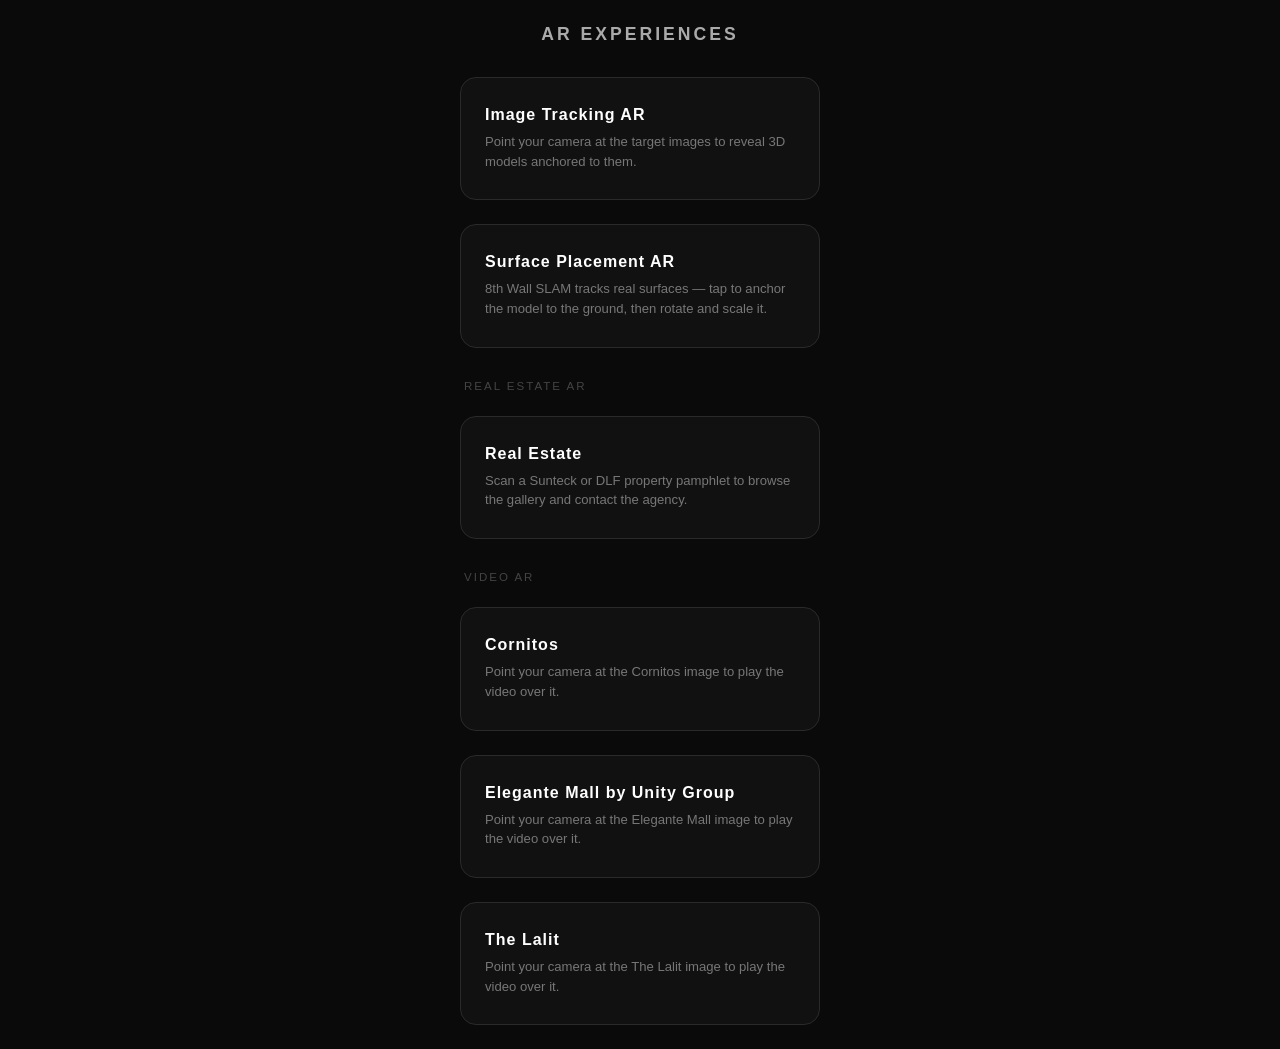
<file: index.html>
<html>
  <head>
    <meta name="viewport" content="width=device-width, initial-scale=1" />
    <title>AR Experiences</title>
    <style>
      * { box-sizing: border-box; margin: 0; padding: 0; }
      body {
        min-height: 100vh;
        background: #0a0a0a;
        color: white;
        font-family: Arial, sans-serif;
        display: flex;
        flex-direction: column;
        align-items: center;
        justify-content: center;
        gap: 24px;
        padding: 24px;
      }
      h1 {
        font-size: 1.1rem;
        letter-spacing: 3px;
        text-transform: uppercase;
        color: #aaa;
        margin-bottom: 8px;
      }
      a.card {
        display: block;
        width: 100%;
        max-width: 360px;
        padding: 28px 24px;
        border: 1px solid #2a2a2a;
        border-radius: 16px;
        text-decoration: none;
        color: white;
        background: #111;
        transition: background 0.2s, border-color 0.2s;
      }
      a.card:hover, a.card:active {
        background: #1a1a1a;
        border-color: #555;
      }
      a.card h2 {
        font-size: 1rem;
        letter-spacing: 1px;
        margin-bottom: 8px;
      }
      a.card p {
        font-size: 0.82rem;
        color: #777;
        line-height: 1.5;
      }
      .section-label {
        width: 100%;
        max-width: 360px;
        font-size: 0.72rem;
        letter-spacing: 2px;
        text-transform: uppercase;
        color: #444;
        padding: 8px 4px 0;
      }
    </style>
  </head>
  <body>
    <h1>AR Experiences</h1>

    <a class="card" href="./mindar/">
      <h2>Image Tracking AR</h2>
      <p>Point your camera at the target images to reveal 3D models anchored to them.</p>
    </a>

    <a class="card" href="./eighthwall/">
      <h2>Surface Placement AR</h2>
      <p>8th Wall SLAM tracks real surfaces — tap to anchor the model to the ground, then rotate and scale it.</p>
    </a>

    <div class="section-label">Real Estate AR</div>

    <a class="card" href="./real-estate/">
      <h2>Real Estate</h2>
      <p>Scan a Sunteck or DLF property pamphlet to browse the gallery and contact the agency.</p>
    </a>

    <div class="section-label">Video AR</div>

    <a class="card" href="./video-ar/cornitos/">
      <h2>Cornitos</h2>
      <p>Point your camera at the Cornitos image to play the video over it.</p>
    </a>

    <a class="card" href="./video-ar/elegante-mall/">
      <h2>Elegante Mall by Unity Group</h2>
      <p>Point your camera at the Elegante Mall image to play the video over it.</p>
    </a>

    <a class="card" href="./video-ar/the-lalit/">
      <h2>The Lalit</h2>
      <p>Point your camera at the The Lalit image to play the video over it.</p>
    </a>
  </body>
</html>
</file>
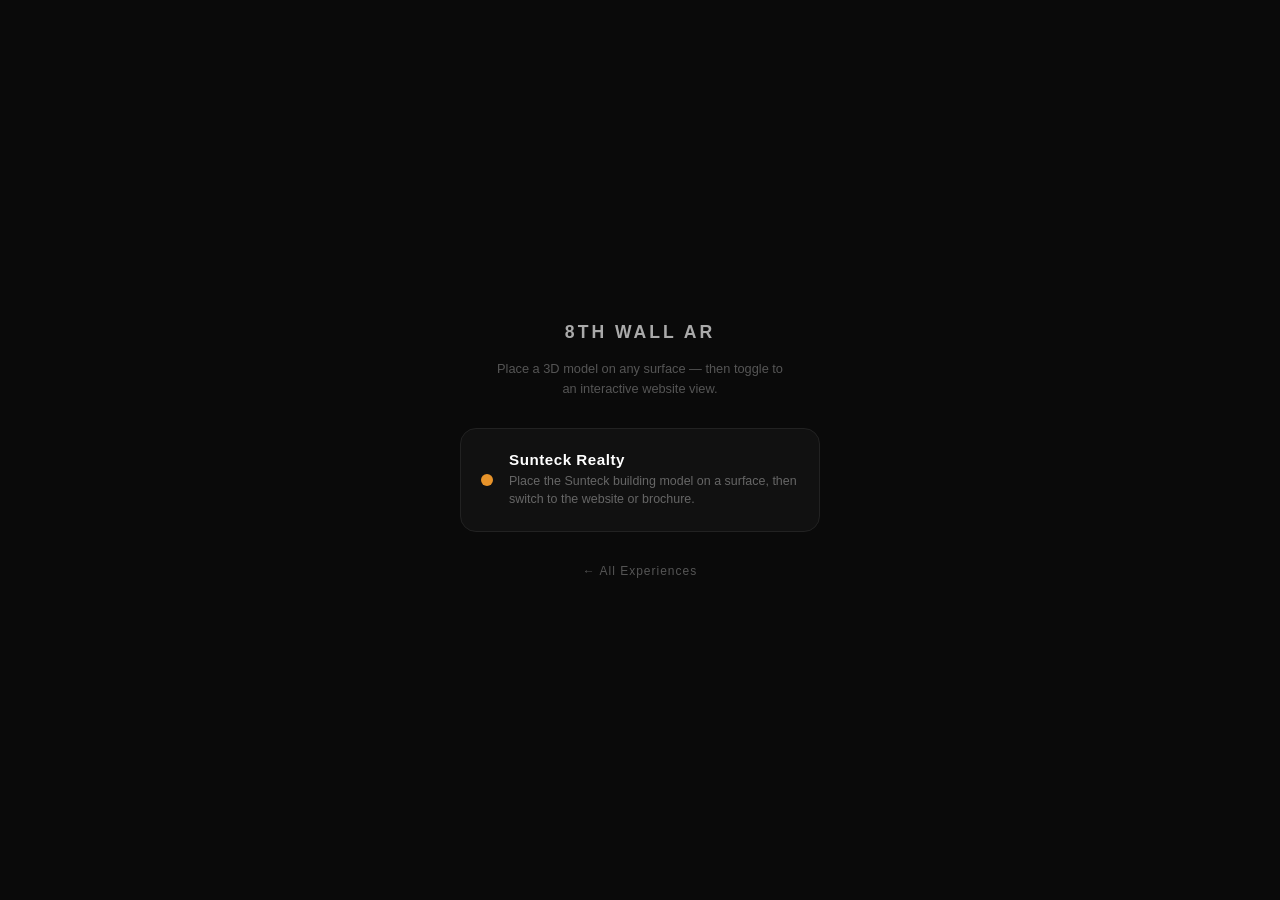
<file: eighthwall/index.html>
<html>
  <head>
    <meta charset="UTF-8" />
    <meta name="viewport" content="width=device-width, initial-scale=1" />
    <title>8th Wall AR</title>
    <style>
      * { box-sizing: border-box; margin: 0; padding: 0; }
      body {
        min-height: 100vh;
        background: #0a0a0a;
        color: white;
        font-family: Arial, sans-serif;
        display: flex;
        flex-direction: column;
        align-items: center;
        justify-content: center;
        gap: 20px;
        padding: 32px 24px;
      }
      h1 {
        font-size: 1.1rem;
        letter-spacing: 3px;
        text-transform: uppercase;
        color: #aaa;
        margin-bottom: 4px;
        text-align: center;
      }
      p.sub {
        font-size: 0.8rem;
        color: #555;
        text-align: center;
        max-width: 300px;
        line-height: 1.6;
        margin-top: -8px;
        margin-bottom: 8px;
      }
      a.card {
        display: flex;
        align-items: center;
        gap: 16px;
        width: 100%;
        max-width: 360px;
        padding: 22px 20px;
        border: 1px solid #222;
        border-radius: 16px;
        text-decoration: none;
        color: white;
        background: #111;
        transition: background 0.2s, border-color 0.2s;
      }
      a.card:hover, a.card:active {
        background: #1a1a1a;
        border-color: #444;
      }
      .card-dot {
        width: 12px; height: 12px;
        border-radius: 50%;
        flex-shrink: 0;
      }
      .dot-sunteck { background: #e7932a; }
      a.card h2 {
        font-size: 0.95rem;
        letter-spacing: 0.5px;
        margin-bottom: 4px;
      }
      a.card p {
        font-size: 0.78rem;
        color: #666;
        line-height: 1.5;
      }
      .back {
        font-size: 0.75rem;
        color: #555;
        text-decoration: none;
        letter-spacing: 1px;
        margin-top: 12px;
      }
      .back:hover { color: #999; }
    </style>
  </head>
  <body>
    <h1>8th Wall AR</h1>
    <p class="sub">Place a 3D model on any surface — then toggle to an interactive website view.</p>

    <a class="card" href="./sunteck/">
      <div class="card-dot dot-sunteck"></div>
      <div>
        <h2>Sunteck Realty</h2>
        <p>Place the Sunteck building model on a surface, then switch to the website or brochure.</p>
      </div>
    </a>

    <a class="back" href="../">&larr; All Experiences</a>
  </body>
</html>
</file>
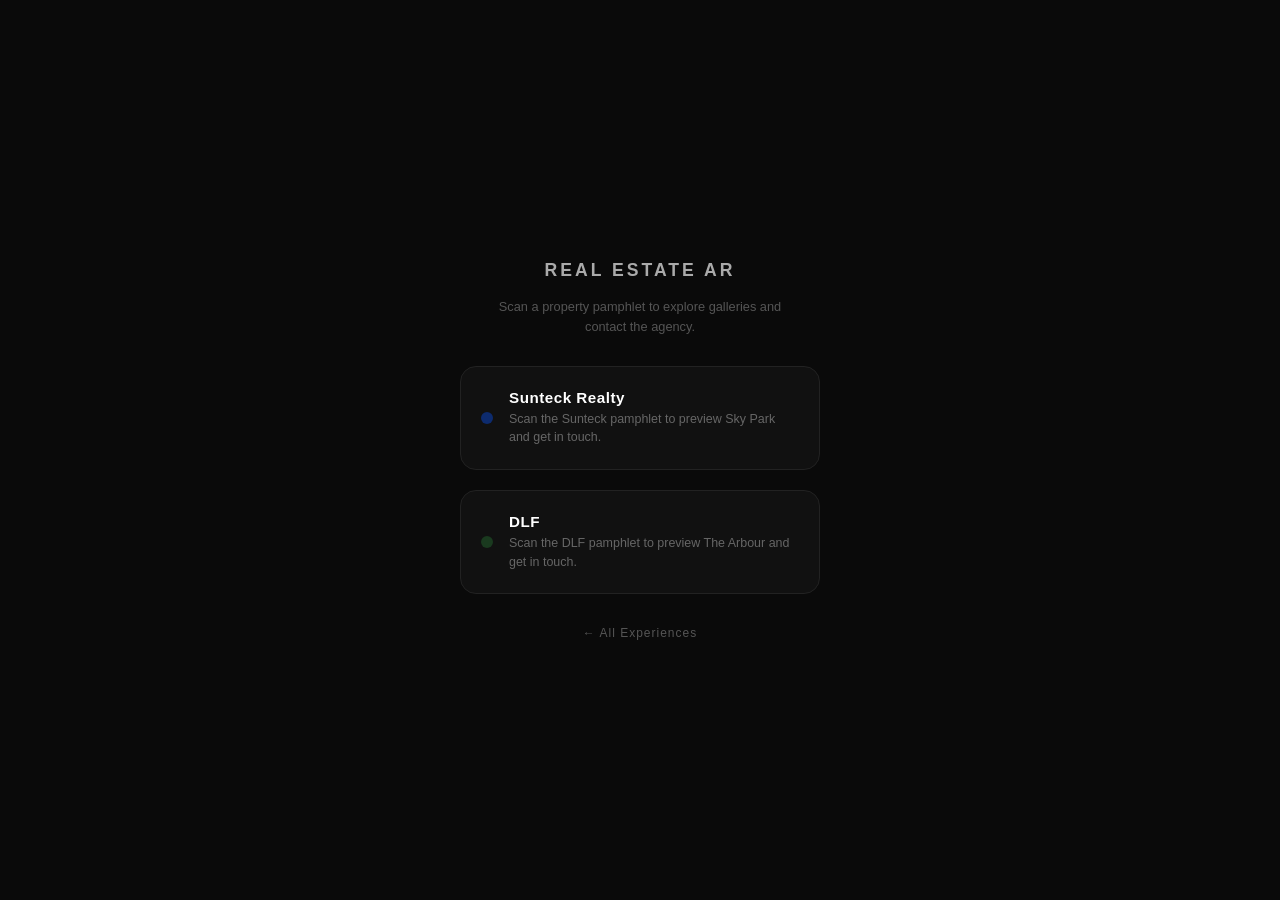
<file: real-estate/index.html>
<html>
  <head>
    <meta name="viewport" content="width=device-width, initial-scale=1" />
    <title>Real Estate AR</title>
    <style>
      * { box-sizing: border-box; margin: 0; padding: 0; }
      body {
        min-height: 100vh;
        background: #0a0a0a;
        color: white;
        font-family: Arial, sans-serif;
        display: flex;
        flex-direction: column;
        align-items: center;
        justify-content: center;
        gap: 20px;
        padding: 32px 24px;
      }
      h1 {
        font-size: 1.1rem;
        letter-spacing: 3px;
        text-transform: uppercase;
        color: #aaa;
        margin-bottom: 4px;
        text-align: center;
      }
      p.sub {
        font-size: 0.8rem;
        color: #555;
        text-align: center;
        max-width: 300px;
        line-height: 1.6;
        margin-top: -8px;
        margin-bottom: 8px;
      }
      a.card {
        display: flex;
        align-items: center;
        gap: 16px;
        width: 100%;
        max-width: 360px;
        padding: 22px 20px;
        border: 1px solid #222;
        border-radius: 16px;
        text-decoration: none;
        color: white;
        background: #111;
        transition: background 0.2s, border-color 0.2s;
      }
      a.card:hover, a.card:active {
        background: #1a1a1a;
        border-color: #444;
      }
      .card-dot {
        width: 12px; height: 12px;
        border-radius: 50%;
        flex-shrink: 0;
      }
      .dot-sunteck { background: #0d2b6e; }
      .dot-dlf     { background: #1a3a1f; }
      a.card h2 {
        font-size: 0.95rem;
        letter-spacing: 0.5px;
        margin-bottom: 4px;
      }
      a.card p {
        font-size: 0.78rem;
        color: #666;
        line-height: 1.5;
      }
      .back {
        font-size: 0.75rem;
        color: #555;
        text-decoration: none;
        letter-spacing: 1px;
        margin-top: 12px;
      }
      .back:hover { color: #999; }
    </style>
  </head>
  <body>
    <h1>Real Estate AR</h1>
    <p class="sub">Scan a property pamphlet to explore galleries and contact the agency.</p>

    <a class="card" href="./sunteck/">
      <div class="card-dot dot-sunteck"></div>
      <div>
        <h2>Sunteck Realty</h2>
        <p>Scan the Sunteck pamphlet to preview Sky Park and get in touch.</p>
      </div>
    </a>

    <a class="card" href="./dlf/">
      <div class="card-dot dot-dlf"></div>
      <div>
        <h2>DLF</h2>
        <p>Scan the DLF pamphlet to preview The Arbour and get in touch.</p>
      </div>
    </a>

    <a class="back" href="../">&larr; All Experiences</a>
  </body>
</html>
</file>
